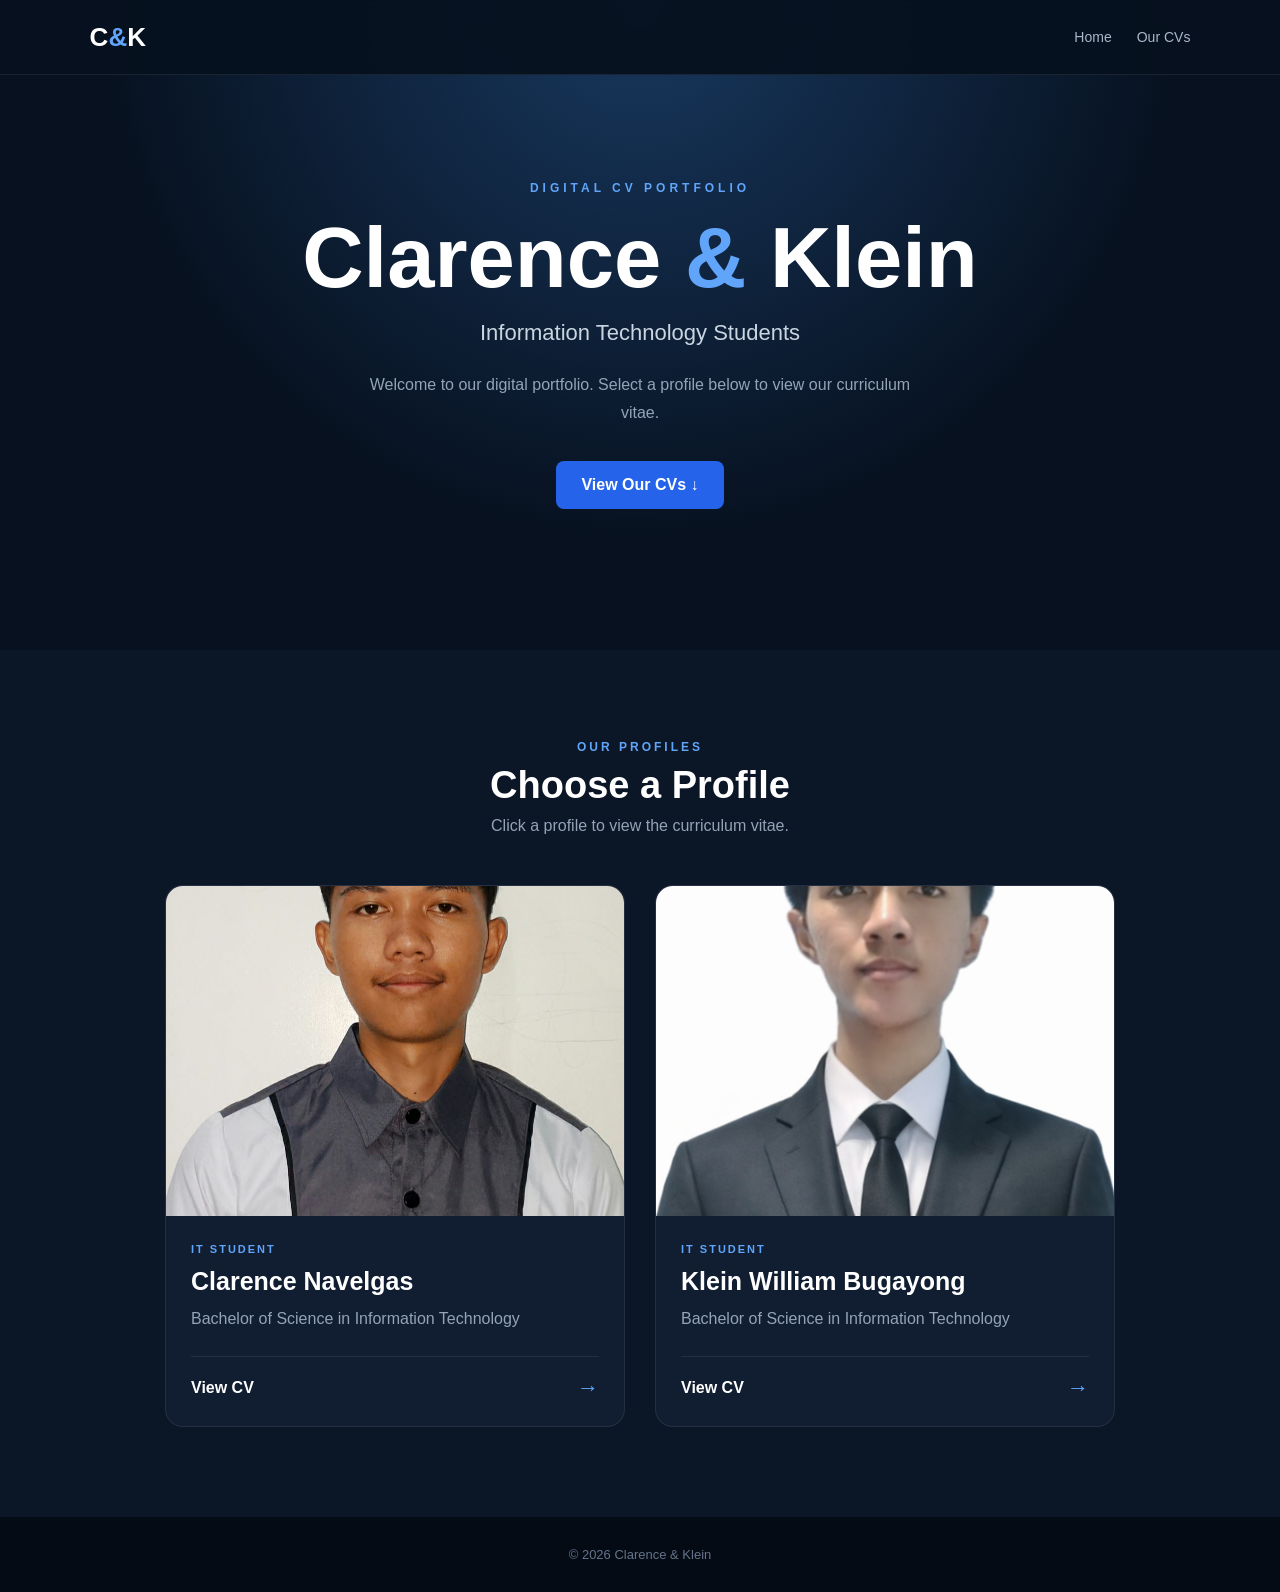
<file: index.html>
<!DOCTYPE html>
<html lang="en">

<head>
    <meta charset="UTF-8">
    <meta name="viewport" content="width=device-width, initial-scale=1.0">

    <title>Clarence & Klein | CV Portfolio</title>

    <link rel="stylesheet" href="style.css">
</head>

<body>

    <header>
        <nav class="navbar">

            <a href="index.html" class="logo">
                C<span>&</span>K
            </a>

            <div class="nav-links">
                <a href="#home">Home</a>
                <a href="#profiles">Our CVs</a>
            </div>

        </nav>
    </header>


    <main>

        <!-- HOME -->

        <section class="hero" id="home">

            <div class="hero-content">

                <p class="label">
                    DIGITAL CV PORTFOLIO
                </p>

                <h1>
                    Clarence <span>&</span> Klein
                </h1>

                <h2>
                    Information Technology Students
                </h2>

                <p class="hero-description">
                    Welcome to our digital portfolio.
                    Select a profile below to view our
                    curriculum vitae.
                </p>

                <a href="#profiles" class="main-button">
                    View Our CVs ↓
                </a>

            </div>

        </section>


        <!-- PROFILES -->

        <section class="profiles" id="profiles">

            <div class="section-heading">

                <p>OUR PROFILES</p>

                <h2>Choose a Profile</h2>

                <span>
                    Click a profile to view the curriculum vitae.
                </span>

            </div>


            <div class="profile-grid">


                <!-- CLARENCE -->

                <a href="clarence.html" class="profile-card">

                    <div class="profile-image">

                        <img
                            src="images/clarence.jpeg"
                            alt="Clarence Navelgas">

                    </div>

                    <div class="profile-info">

                        <p class="student">
                            IT STUDENT
                        </p>

                        <h3>
                            Clarence Navelgas
                        </h3>

                        <p>
                            Bachelor of Science in
                            Information Technology
                        </p>

                        <div class="view-cv">
                            View CV
                            <span>→</span>
                        </div>

                    </div>

                </a>


                <!-- KLEIN -->

                <a href="klein.html" class="profile-card">

                    <div class="profile-image">

                        <img
                            src="images/klein.png"
                            alt="Klein William Bugayong">

                    </div>

                    <div class="profile-info">

                        <p class="student">
                            IT STUDENT
                        </p>

                        <h3>
                            Klein William Bugayong
                        </h3>

                        <p>
                            Bachelor of Science in
                            Information Technology
                        </p>

                        <div class="view-cv">
                            View CV
                            <span>→</span>
                        </div>

                    </div>

                </a>


            </div>

        </section>

    </main>


    <footer>

        <p>
            © 2026 Clarence & Klein
        </p>

    </footer>

</body>

</html>
</file>
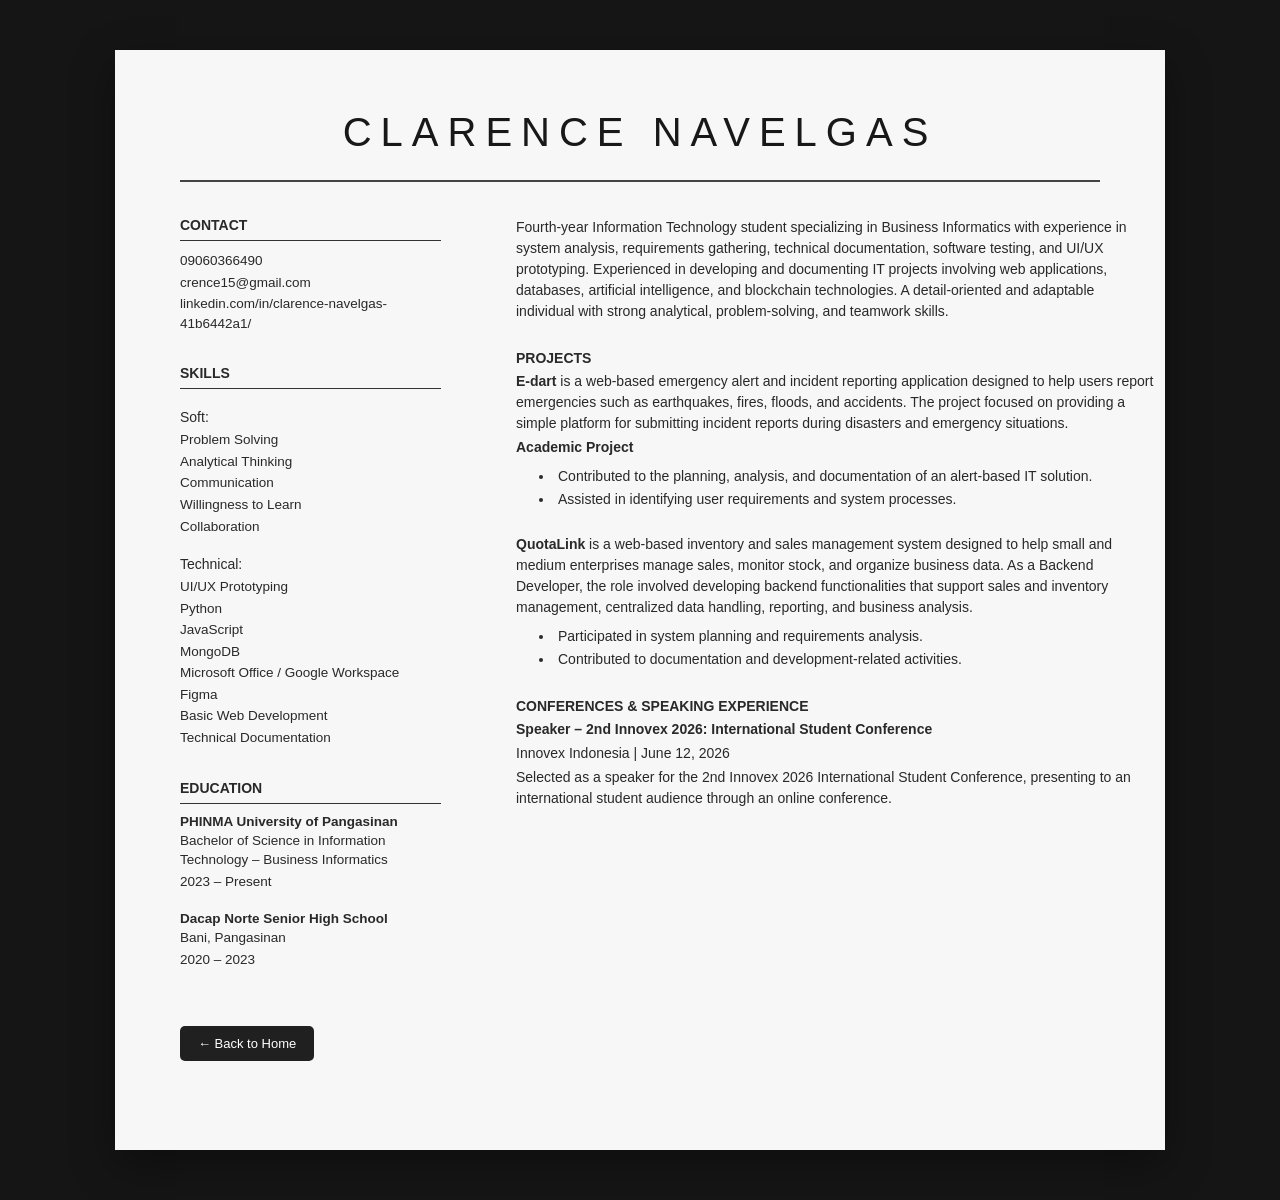
<file: clarence.html>
<!DOCTYPE html>
<html lang="en">
<head>
    <meta charset="UTF-8">
    <meta name="viewport" content="width=device-width, initial-scale=1.0">
    <title>Clarence Navelgas | CV</title>
    <link rel="stylesheet" href="./style.css">
</head>

<body class="clarence-page">

    <div class="cv">

        <header class="cv-header">
            <h1>CLARENCE NAVELGAS</h1>
        </header>

        <div class="cv-grid">

            <aside class="cv-left">

                <section class="cv-section">
                    <h2>CONTACT</h2>

                    <p>09060366490</p>

                    <p>
                        <a href="mailto:crence15@gmail.com">
                            crence15@gmail.com
                        </a>
                    </p>

                    <p>
                        <a href="https://www.linkedin.com/in/clarence-navelgas-41b6442a1/"
                           target="_blank"
                           rel="noopener noreferrer">
                            linkedin.com/in/clarence-navelgas-41b6442a1/
                        </a>
                    </p>
                </section>

                <section class="cv-section">
                    <h2>SKILLS</h2>

                    <h3>Soft:</h3>
                    <p>Problem Solving</p>
                    <p>Analytical Thinking</p>
                    <p>Communication</p>
                    <p>Willingness to Learn</p>
                    <p>Collaboration</p>

                    <h3>Technical:</h3>
                    <p>UI/UX Prototyping</p>
                    <p>Python</p>
                    <p>JavaScript</p>
                    <p>MongoDB</p>
                    <p>Microsoft Office / Google Workspace</p>
                    <p>Figma</p>
                    <p>Basic Web Development</p>
                    <p>Technical Documentation</p>
                </section>

                <section class="cv-section">
                    <h2>EDUCATION</h2>

                    <div class="education-item">
                        <strong>PHINMA University of Pangasinan</strong>
                        <p>
                            Bachelor of Science in Information Technology –
                            Business Informatics
                        </p>
                        <p>2023 – Present</p>
                    </div>

                    <div class="education-item">
                        <strong>Dacap Norte Senior High School</strong>
                        <p>Bani, Pangasinan</p>
                        <p>2020 – 2023</p>
                    </div>
                </section>

            </aside>

            <main class="cv-right">

                <section class="cv-profile">
                    <p>
                        Fourth-year Information Technology student specializing in
                        Business Informatics with experience in system analysis,
                        requirements gathering, technical documentation, software
                        testing, and UI/UX prototyping. Experienced in developing
                        and documenting IT projects involving web applications,
                        databases, artificial intelligence, and blockchain
                        technologies. A detail-oriented and adaptable individual
                        with strong analytical, problem-solving, and teamwork skills.
                    </p>
                </section>

                <section class="cv-section">
                    <h2>PROJECTS</h2>

                    <div class="project">
                        <p>
                            <strong>E-dart</strong> is a web-based emergency alert
                            and incident reporting application designed to help users
                            report emergencies such as earthquakes, fires, floods,
                            and accidents. The project focused on providing a simple
                            platform for submitting incident reports during disasters
                            and emergency situations.
                        </p>

                        <p><strong>Academic Project</strong></p>

                        <ul>
                            <li>
                                Contributed to the planning, analysis, and
                                documentation of an alert-based IT solution.
                            </li>
                            <li>
                                Assisted in identifying user requirements and
                                system processes.
                            </li>
                        </ul>
                    </div>

                    <div class="project">
                        <p>
                            <strong>QuotaLink</strong> is a web-based inventory and
                            sales management system designed to help small and medium
                            enterprises manage sales, monitor stock, and organize
                            business data. As a Backend Developer, the role involved
                            developing backend functionalities that support sales
                            and inventory management, centralized data handling,
                            reporting, and business analysis.
                        </p>

                        <ul>
                            <li>
                                Participated in system planning and requirements
                                analysis.
                            </li>
                            <li>
                                Contributed to documentation and
                                development-related activities.
                            </li>
                        </ul>
                    </div>
                </section>

                <section class="cv-section">
                    <h2>CONFERENCES &amp; SPEAKING EXPERIENCE</h2>

                    <p>
                        <strong>
                            Speaker – 2nd Innovex 2026: International Student Conference
                        </strong>
                    </p>

                    <p>Innovex Indonesia | June 12, 2026</p>

                    <p>
                        Selected as a speaker for the 2nd Innovex 2026 International
                        Student Conference, presenting to an international student
                        audience through an online conference.
                    </p>
                </section>

            </main>

        </div>

        <div class="cv-navigation">
            <a href="./index.html" class="back-btn">← Back to Home</a>
        </div>

    </div>

</body>
</html>
</file>
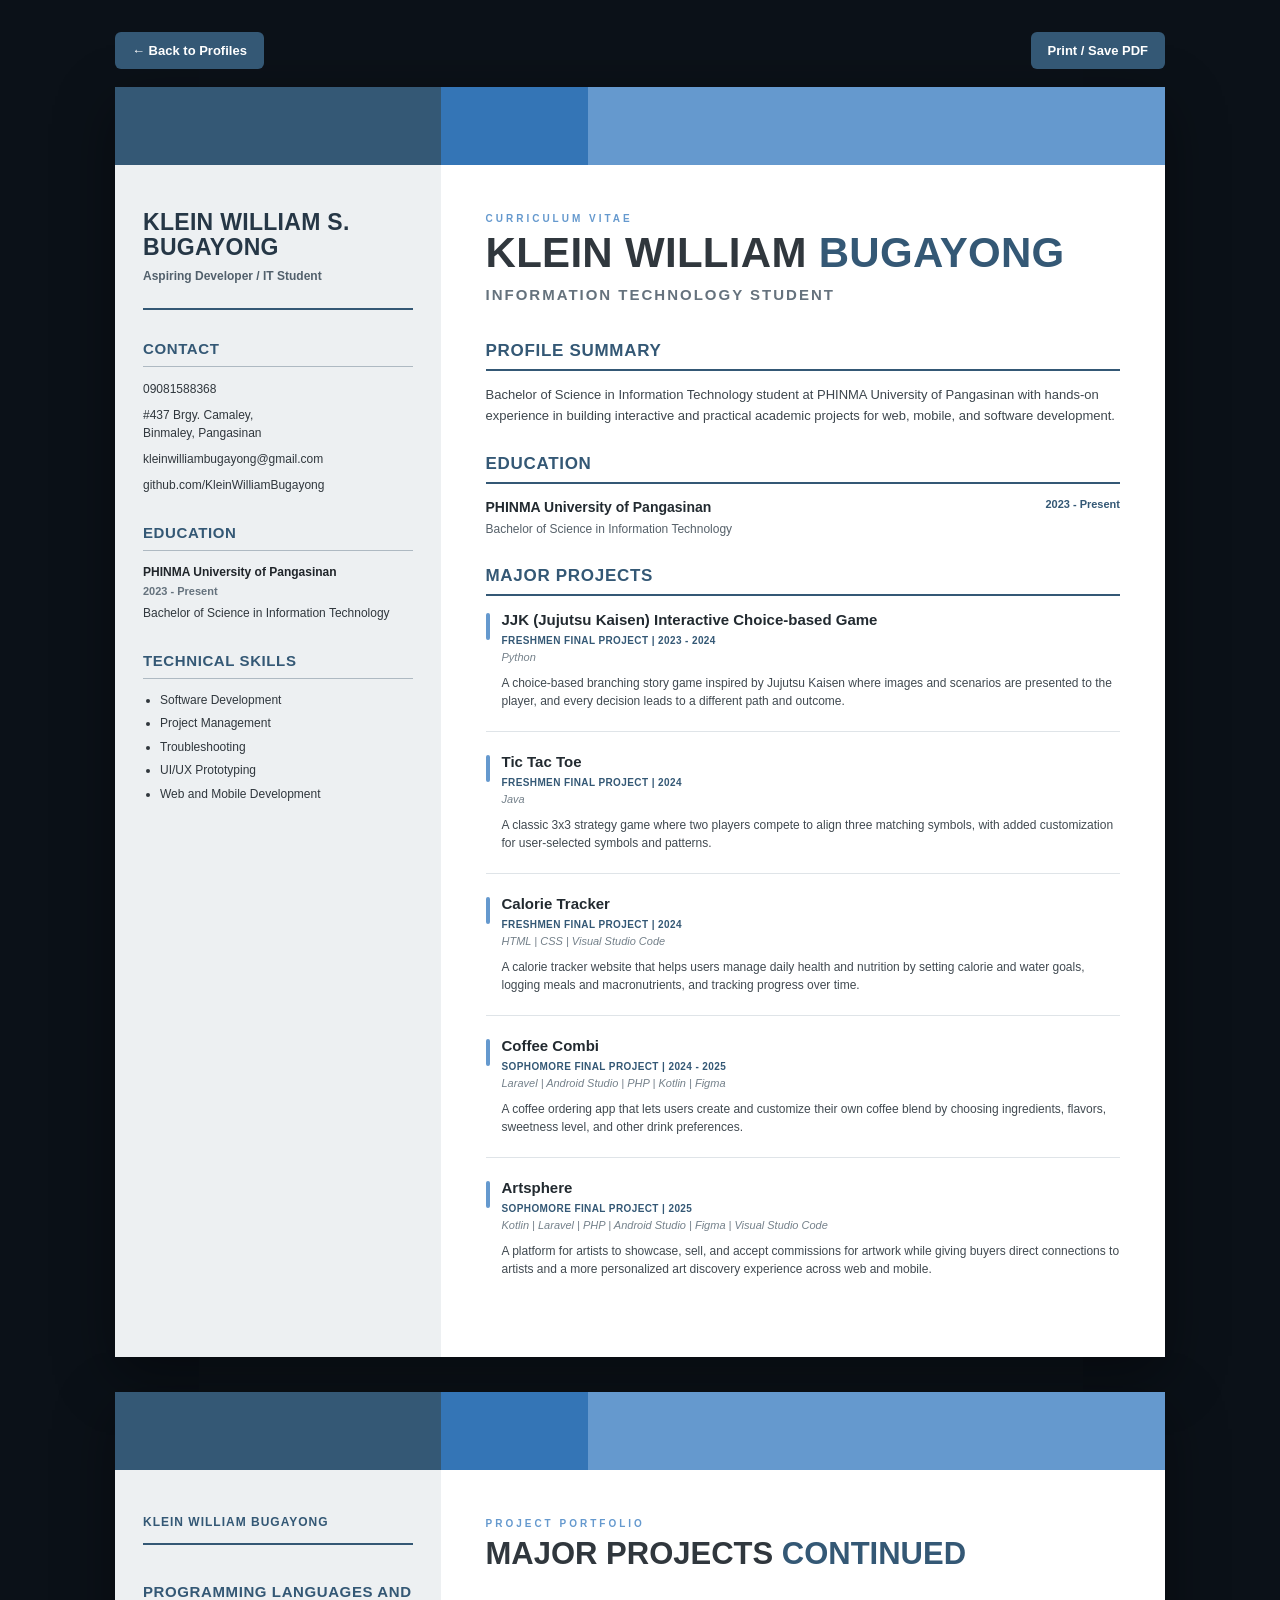
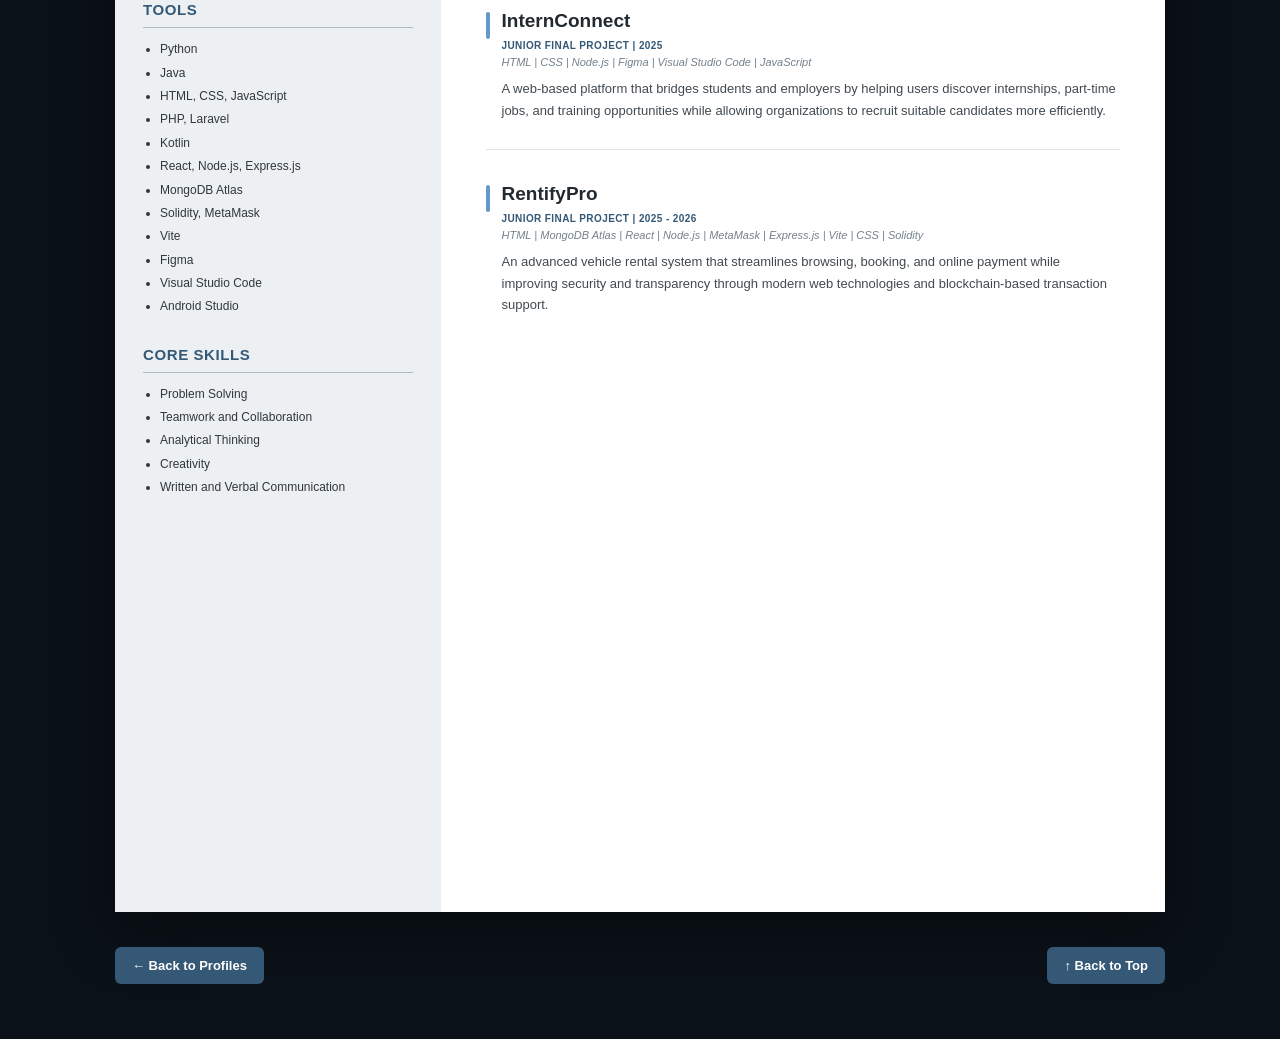
<file: klein.html>
<!DOCTYPE html>
<html lang="en">

<head>
    <meta charset="UTF-8">
    <meta name="viewport" content="width=device-width, initial-scale=1.0">

    <title>Klein William Bugayong | CV</title>

    <link rel="stylesheet" href="style.css">
</head>

<body class="klein-page">

    <!-- TOP CONTROLS -->
    <div class="klein-controls">
        <a href="index.html">← Back to Profiles</a>

        <button type="button" onclick="window.print()">
            Print / Save PDF
        </button>
    </div>


    <!-- ==================================================
         PAGE 1
    =================================================== -->

    <article class="klein-cv-page">

        <!-- BLUE DECORATIVE BAR -->
        <div class="klein-color-bar">
            <div class="bar-dark"></div>
            <div class="bar-medium"></div>
            <div class="bar-light"></div>
        </div>


        <div class="klein-cv-grid">

            <!-- LEFT SIDEBAR -->
            <aside class="klein-sidebar">

                <div class="klein-sidebar-intro">
                    <h2>
                        KLEIN WILLIAM S.<br>
                        BUGAYONG
                    </h2>

                    <p>
                        Aspiring Developer / IT Student
                    </p>
                </div>


                <!-- CONTACT -->
                <section class="klein-side-section">
                    <h3>CONTACT</h3>

                    <div class="klein-contact-list">
                        <p>09081588368</p>

                        <p>
                            #437 Brgy. Camaley,<br>
                            Binmaley, Pangasinan
                        </p>

                        <p>
                            kleinwilliambugayong@gmail.com
                        </p>

                        <p>
                            github.com/KleinWilliamBugayong
                        </p>
                    </div>
                </section>


                <!-- EDUCATION -->
                <section class="klein-side-section">
                    <h3>EDUCATION</h3>

                    <div class="klein-side-entry">
                        <strong>
                            PHINMA University of Pangasinan
                        </strong>

                        <span>2023 - Present</span>

                        <p>
                            Bachelor of Science in
                            Information Technology
                        </p>
                    </div>
                </section>


                <!-- TECHNICAL SKILLS -->
                <section class="klein-side-section">
                    <h3>TECHNICAL SKILLS</h3>

                    <ul>
                        <li>Software Development</li>
                        <li>Project Management</li>
                        <li>Troubleshooting</li>
                        <li>UI/UX Prototyping</li>
                        <li>Web and Mobile Development</li>
                    </ul>
                </section>

            </aside>


            <!-- MAIN CONTENT -->
            <main class="klein-main">

                <header class="klein-header">
                    <p class="klein-eyebrow">
                        CURRICULUM VITAE
                    </p>

                    <h1>
                        KLEIN WILLIAM
                        <span>BUGAYONG</span>
                    </h1>

                    <p class="klein-title">
                        INFORMATION TECHNOLOGY STUDENT
                    </p>
                </header>


                <!-- PROFILE -->
                <section class="klein-section">
                    <h2>PROFILE SUMMARY</h2>

                    <p>
                        Bachelor of Science in Information Technology
                        student at PHINMA University of Pangasinan with
                        hands-on experience in building interactive and
                        practical academic projects for web, mobile,
                        and software development.
                    </p>
                </section>


                <!-- EDUCATION -->
                <section class="klein-section">
                    <h2>EDUCATION</h2>

                    <div class="klein-education-entry">
                        <div>
                            <h3>
                                PHINMA University of Pangasinan
                            </h3>

                            <p>
                                Bachelor of Science in
                                Information Technology
                            </p>
                        </div>

                        <span>2023 - Present</span>
                    </div>
                </section>


                <!-- PROJECTS -->
                <section class="klein-section klein-projects-section">
                    <h2>MAJOR PROJECTS</h2>


                    <article class="klein-project">
                        <h3>
                            JJK (Jujutsu Kaisen)
                            Interactive Choice-based Game
                        </h3>

                        <div class="klein-project-meta">
                            <strong>
                                FRESHMEN FINAL PROJECT | 2023 - 2024
                            </strong>

                            <span>Python</span>
                        </div>

                        <p>
                            A choice-based branching story game
                            inspired by Jujutsu Kaisen where images
                            and scenarios are presented to the player,
                            and every decision leads to a different
                            path and outcome.
                        </p>
                    </article>


                    <article class="klein-project">
                        <h3>Tic Tac Toe</h3>

                        <div class="klein-project-meta">
                            <strong>
                                FRESHMEN FINAL PROJECT | 2024
                            </strong>

                            <span>Java</span>
                        </div>

                        <p>
                            A classic 3x3 strategy game where two
                            players compete to align three matching
                            symbols, with added customization for
                            user-selected symbols and patterns.
                        </p>
                    </article>


                    <article class="klein-project">
                        <h3>Calorie Tracker</h3>

                        <div class="klein-project-meta">
                            <strong>
                                FRESHMEN FINAL PROJECT | 2024
                            </strong>

                            <span>
                                HTML | CSS | Visual Studio Code
                            </span>
                        </div>

                        <p>
                            A calorie tracker website that helps
                            users manage daily health and nutrition
                            by setting calorie and water goals,
                            logging meals and macronutrients, and
                            tracking progress over time.
                        </p>
                    </article>


                    <article class="klein-project">
                        <h3>Coffee Combi</h3>

                        <div class="klein-project-meta">
                            <strong>
                                SOPHOMORE FINAL PROJECT | 2024 - 2025
                            </strong>

                            <span>
                                Laravel | Android Studio |
                                PHP | Kotlin | Figma
                            </span>
                        </div>

                        <p>
                            A coffee ordering app that lets users
                            create and customize their own coffee
                            blend by choosing ingredients, flavors,
                            sweetness level, and other drink
                            preferences.
                        </p>
                    </article>


                    <article class="klein-project">
                        <h3>Artsphere</h3>

                        <div class="klein-project-meta">
                            <strong>
                                SOPHOMORE FINAL PROJECT | 2025
                            </strong>

                            <span>
                                Kotlin | Laravel | PHP |
                                Android Studio | Figma |
                                Visual Studio Code
                            </span>
                        </div>

                        <p>
                            A platform for artists to showcase,
                            sell, and accept commissions for artwork
                            while giving buyers direct connections
                            to artists and a more personalized art
                            discovery experience across web and
                            mobile.
                        </p>
                    </article>

                </section>

            </main>

        </div>

    </article>



    <!-- ==================================================
         PAGE 2
    =================================================== -->

    <article class="klein-cv-page">

        <div class="klein-color-bar">
            <div class="bar-dark"></div>
            <div class="bar-medium"></div>
            <div class="bar-light"></div>
        </div>


        <div class="klein-cv-grid klein-page-two">

            <!-- PAGE 2 SIDEBAR -->
            <aside class="klein-sidebar">

                <div class="klein-page-two-label">
                    KLEIN WILLIAM BUGAYONG
                </div>


                <section class="klein-side-section">
                    <h3>
                        PROGRAMMING LANGUAGES
                        AND TOOLS
                    </h3>

                    <ul class="klein-tools-list">
                        <li>Python</li>
                        <li>Java</li>
                        <li>HTML, CSS, JavaScript</li>
                        <li>PHP, Laravel</li>
                        <li>Kotlin</li>
                        <li>React, Node.js, Express.js</li>
                        <li>MongoDB Atlas</li>
                        <li>Solidity, MetaMask</li>
                        <li>Vite</li>
                        <li>Figma</li>
                        <li>Visual Studio Code</li>
                        <li>Android Studio</li>
                    </ul>
                </section>


                <section class="klein-side-section">
                    <h3>CORE SKILLS</h3>

                    <ul>
                        <li>Problem Solving</li>
                        <li>Teamwork and Collaboration</li>
                        <li>Analytical Thinking</li>
                        <li>Creativity</li>
                        <li>
                            Written and Verbal Communication
                        </li>
                    </ul>
                </section>

            </aside>


            <!-- PAGE 2 MAIN -->
            <main class="klein-main klein-page-two-main">

                <header class="klein-page-two-header">
                    <p>PROJECT PORTFOLIO</p>

                    <h1>
                        MAJOR PROJECTS
                        <span>CONTINUED</span>
                    </h1>
                </header>


                <section class="klein-section">

                    <article class="klein-project klein-project-large">
                        <h3>InternConnect</h3>

                        <div class="klein-project-meta">
                            <strong>
                                JUNIOR FINAL PROJECT | 2025
                            </strong>

                            <span>
                                HTML | CSS | Node.js | Figma |
                                Visual Studio Code | JavaScript
                            </span>
                        </div>

                        <p>
                            A web-based platform that bridges
                            students and employers by helping users
                            discover internships, part-time jobs,
                            and training opportunities while
                            allowing organizations to recruit
                            suitable candidates more efficiently.
                        </p>
                    </article>


                    <article class="klein-project klein-project-large">
                        <h3>RentifyPro</h3>

                        <div class="klein-project-meta">
                            <strong>
                                JUNIOR FINAL PROJECT | 2025 - 2026
                            </strong>

                            <span>
                                HTML | MongoDB Atlas | React |
                                Node.js | MetaMask | Express.js |
                                Vite | CSS | Solidity
                            </span>
                        </div>

                        <p>
                            An advanced vehicle rental system that
                            streamlines browsing, booking, and
                            online payment while improving security
                            and transparency through modern web
                            technologies and blockchain-based
                            transaction support.
                        </p>
                    </article>

                </section>

            </main>

        </div>

    </article>



    <!-- BOTTOM CONTROLS -->
    <div class="klein-bottom">

        <a href="index.html">
            ← Back to Profiles
        </a>

        <a href="#" onclick="window.scrollTo({top: 0, behavior: 'smooth'}); return false;">
            ↑ Back to Top
        </a>

    </div>

</body>
</html>
</file>
<file: style.css>
/* =====================================================
   GLOBAL RESET
===================================================== */

* {
    margin: 0;
    padding: 0;
    box-sizing: border-box;
}

html {
    scroll-behavior: smooth;
}

body {
    font-family: Arial, Helvetica, sans-serif;
    background: #07111f;
    color: #ffffff;
}

a {
    color: inherit;
    text-decoration: none;
}

img {
    max-width: 100%;
}


/* =====================================================
   MAIN NAVIGATION
===================================================== */

.navbar {
    width: 100%;
    height: 75px;

    padding: 0 7%;

    display: flex;
    justify-content: space-between;
    align-items: center;

    position: fixed;
    top: 0;
    left: 0;

    z-index: 1000;

    background: rgba(7, 17, 31, 0.95);

    border-bottom:
        1px solid rgba(255, 255, 255, 0.08);

    backdrop-filter: blur(12px);
}


.logo {
    font-size: 26px;
    font-weight: 800;
}


.logo span {
    color: #60a5fa;
}


.nav-links {
    display: flex;
    align-items: center;

    gap: 25px;
}


.nav-links a {
    color: #aab7c9;

    font-size: 14px;

    transition: 0.3s;
}


.nav-links a:hover {
    color: #ffffff;
}


/* =====================================================
   HERO
===================================================== */

.hero {
    min-height: 650px;

    display: flex;

    justify-content: center;
    align-items: center;

    text-align: center;

    padding: 120px 20px 80px;

    background:
        radial-gradient(
            circle at top,
            #18385f,
            #07111f 60%
        );
}


.hero-content {
    width: 100%;
    max-width: 800px;
}


.label {
    color: #60a5fa;

    font-size: 12px;

    letter-spacing: 4px;

    font-weight: bold;

    margin-bottom: 20px;
}


.hero h1 {
    font-size: clamp(45px, 8vw, 85px);

    line-height: 1;

    margin-bottom: 20px;
}


.hero h1 span {
    color: #60a5fa;
}


.hero h2 {
    font-size: 22px;

    color: #cbd5e1;

    font-weight: normal;
}


.hero-description {
    color: #94a3b8;

    max-width: 550px;

    margin: 25px auto 35px;

    line-height: 1.7;
}


.main-button {
    display: inline-block;

    padding: 15px 25px;

    background: #2563eb;

    border-radius: 8px;

    font-weight: bold;

    transition: 0.3s;
}


.main-button:hover {
    background: #3b82f6;

    transform: translateY(-3px);
}


/* =====================================================
   PROFILE SECTION
===================================================== */

.profiles {
    padding: 90px 7%;

    background: #0b1626;
}


.section-heading {
    text-align: center;

    margin-bottom: 50px;
}


.section-heading > p {
    color: #60a5fa;

    font-size: 12px;

    font-weight: bold;

    letter-spacing: 3px;

    margin-bottom: 10px;
}


.section-heading h2 {
    font-size: 38px;

    margin-bottom: 10px;
}


.section-heading span {
    color: #94a3b8;
}


/* =====================================================
   PROFILE CARDS
===================================================== */

.profile-grid {
    width: 100%;

    max-width: 950px;

    margin: auto;

    display: grid;

    grid-template-columns:
        repeat(2, minmax(0, 1fr));

    gap: 30px;
}


.profile-card {
    display: block;

    background: #111e31;

    border:
        1px solid rgba(255, 255, 255, 0.08);

    border-radius: 18px;

    overflow: hidden;

    transition: 0.35s;
}


.profile-card:hover {
    transform: translateY(-8px);

    border-color: #3b82f6;

    box-shadow:
        0 20px 50px
        rgba(0, 0, 0, 0.4);
}


.profile-image {
    width: 100%;

    height: 330px;

    background: #18273b;

    overflow: hidden;
}


.profile-image img {
    width: 100%;
    height: 100%;

    object-fit: cover;

    display: block;

    transition: 0.4s;
}


.profile-card:hover .profile-image img {
    transform: scale(1.05);
}


.profile-info {
    padding: 25px;
}


.student {
    color: #60a5fa !important;

    font-size: 11px;

    letter-spacing: 2px;

    font-weight: bold;

    margin-bottom: 8px;
}


.profile-info h3 {
    font-size: 25px;

    margin-bottom: 10px;
}


.profile-info > p {
    color: #94a3b8;

    line-height: 1.6;
}


.view-cv {
    display: flex;

    justify-content: space-between;

    align-items: center;

    margin-top: 25px;

    padding-top: 18px;

    border-top:
        1px solid rgba(255, 255, 255, 0.08);

    font-weight: bold;
}


.view-cv span {
    color: #60a5fa;

    font-size: 22px;
}


/* =====================================================
   MAIN FOOTER
===================================================== */

footer {
    padding: 30px;

    text-align: center;

    background: #050b14;

    color: #64748b;

    font-size: 13px;
}

/* ===== CLARENCE CV ===== */
* {
    margin: 0;
    padding: 0;
    box-sizing: border-box;
}

body.clarence-page {
    background: #151515;
    font-family: Arial, Helvetica, sans-serif;
    color: #292929;
    padding: 50px 20px;
}

.cv {
    width: 100%;
    max-width: 1050px;
    min-height: 1100px;
    margin: 0 auto;
    background: #f7f7f7;
    padding: 60px 65px;
    box-shadow: 0 15px 40px rgba(0, 0, 0, 0.35);
}

.cv-header {
    text-align: center;
    padding-bottom: 25px;
    margin-bottom: 35px;
    border-bottom: 2px solid #444;
}

.cv-header h1 {
    font-size: 40px;
    font-weight: 400;
    letter-spacing: 9px;
    color: #181818;
}

.cv-grid {
    display: grid;
    grid-template-columns: 30% 70%;
    gap: 55px;
}

.cv-left {
    padding-right: 15px;
}

.cv-left .cv-section {
    margin-bottom: 32px;
}

.cv-left .cv-section h2 {
    font-size: 14px;
    font-weight: 700;
    margin-bottom: 10px;
    padding-bottom: 7px;
    border-bottom: 1px solid #333;
}

.cv-left .cv-section h3 {
    font-size: 14px;
    font-weight: 400;
    margin-top: 20px;
    margin-bottom: 5px;
}

.cv-left p {
    font-size: 13.5px;
    line-height: 1.45;
    margin-bottom: 2px;
}

.cv-left a {
    color: #292929;
    text-decoration: none;
    word-break: break-word;
}

.cv-left a:hover {
    text-decoration: underline;
}

.education-item {
    margin-bottom: 20px;
}

.education-item strong {
    display: block;
    font-size: 13.5px;
    margin-bottom: 2px;
}

.cv-right {
    padding-left: 5px;
}

.cv-profile {
    margin-bottom: 28px;
}

.cv-profile p {
    font-size: 14px;
    line-height: 1.5;
}

.cv-right .cv-section {
    margin-bottom: 28px;
}

.cv-right .cv-section h2 {
    font-size: 14px;
    font-weight: 700;
    margin-bottom: 5px;
}

.cv-right .cv-section p {
    font-size: 14px;
    line-height: 1.5;
    margin-bottom: 3px;
}

.project {
    margin-bottom: 24px;
}

.project ul {
    margin-top: 8px;
    margin-left: 38px;
}

.project li {
    font-size: 14px;
    line-height: 1.5;
    margin-bottom: 2px;
    padding-left: 4px;
}

.back-btn {
    display: inline-block;
    margin-top: 25px;
    background: #202020;
    color: white;
    padding: 10px 18px;
    border-radius: 5px;
    text-decoration: none;
    font-size: 13px;
}

.back-btn:hover {
    background: #444;
}

@media screen and (max-width: 850px) {
    .cv {
        padding: 45px 40px;
    }

    .cv-grid {
        grid-template-columns: 32% 68%;
        gap: 35px;
    }

    .cv-header h1 {
        font-size: 32px;
        letter-spacing: 7px;
    }
}

@media screen and (max-width: 650px) {
    body.clarence-page {
        padding: 0;
        background: #f7f7f7;
    }

    .cv {
        width: 100%;
        min-height: 100vh;
        padding: 35px 25px;
        box-shadow: none;
    }

    .cv-header {
        margin-bottom: 30px;
    }

    .cv-header h1 {
        font-size: 26px;
        letter-spacing: 5px;
        line-height: 1.3;
    }

    .cv-grid {
        display: block;
    }

    .cv-left {
        padding-right: 0;
    }

    .cv-right {
        padding-left: 0;
    }

    .cv-left .cv-section {
        margin-bottom: 30px;
    }

    .cv-profile {
        margin-top: 10px;
        margin-bottom: 30px;
    }

    .cv-left p,
    .cv-right .cv-section p,
    .cv-profile p,
    .project li {
        font-size: 14px;
    }
}

@media print {
    body.clarence-page {
        background: white;
        padding: 0;
    }

    .cv {
        width: 100%;
        max-width: none;
        min-height: 0;
        padding: 30px 40px;
        box-shadow: none;
    }

    .back-btn {
        display: none;
    }
}

/* ==========================================================
   KLEIN CV - FINAL
   ONLY AFFECTS klein.html
========================================================== */

body.klein-page {
    margin: 0;
    padding: 32px 18px 55px;
    background: #0b1118;
    color: #1f2933;
    font-family: Arial, Helvetica, sans-serif;
}


/* ---------- TOP CONTROLS ---------- */

body.klein-page .klein-controls {
    width: 100%;
    max-width: 1050px;
    margin: 0 auto 18px;

    display: flex;
    justify-content: space-between;
    align-items: center;
    gap: 15px;
}

body.klein-page .klein-controls a,
body.klein-page .klein-controls button {
    border: 0;
    outline: 0;

    padding: 11px 17px;

    background: #345875;
    color: #fff;

    border-radius: 6px;

    font-family: inherit;
    font-size: 13px;
    font-weight: 700;

    text-decoration: none;
    cursor: pointer;

    transition: 0.25s ease;
}

body.klein-page .klein-controls a:hover,
body.klein-page .klein-controls button:hover {
    background: #3475b6;
    transform: translateY(-2px);
}


/* ---------- CV PAPER ---------- */

body.klein-page .klein-cv-page {
    width: 100%;
    max-width: 1050px;
    min-height: 1120px;

    margin: 0 auto 35px;

    background: #fff;

    overflow: hidden;

    box-shadow:
        0 18px 55px rgba(0, 0, 0, 0.38);
}


/* ---------- TOP COLOR BAR ---------- */

body.klein-page .klein-color-bar {
    width: 100%;
    height: 78px;

    display: grid;
    grid-template-columns: 31% 14% 55%;
}

body.klein-page .bar-dark {
    background: #345875;
}

body.klein-page .bar-medium {
    background: #3475b6;
}

body.klein-page .bar-light {
    background: #6599ce;
}


/* ---------- MAIN GRID ---------- */

body.klein-page .klein-cv-grid {
    display: grid;
    grid-template-columns: 31% 69%;

    min-height: 1042px;
}


/* ==========================================================
   SIDEBAR
========================================================== */

body.klein-page .klein-sidebar {
    min-width: 0;

    padding: 45px 28px;

    background: #edf0f2;
    color: #20252a;
}


/* ---------- SIDEBAR INTRO ---------- */

body.klein-page .klein-sidebar-intro {
    padding-bottom: 24px;
    margin-bottom: 30px;

    border-bottom: 2px solid #345875;
}

body.klein-page .klein-sidebar-intro h2 {
    margin: 0 0 8px;

    color: #263746;

    font-size: 23px;
    line-height: 1.08;
    font-weight: 800;

    letter-spacing: 0.3px;
}

body.klein-page .klein-sidebar-intro p {
    margin: 0;

    color: #52606c;

    font-size: 12px;
    line-height: 1.4;
    font-weight: 700;
}


/* ---------- SIDEBAR SECTIONS ---------- */

body.klein-page .klein-side-section {
    margin: 0 0 30px;
}

body.klein-page .klein-side-section h3 {
    margin: 0 0 13px;
    padding-bottom: 7px;

    color: #345875;

    font-size: 15px;
    line-height: 1.25;
    font-weight: 800;

    letter-spacing: 0.6px;

    border-bottom: 1px solid #aeb9c2;
}

body.klein-page .klein-side-section p {
    margin: 0 0 8px;

    color: #30373d;

    font-size: 12px;
    line-height: 1.5;

    overflow-wrap: anywhere;
}

body.klein-page .klein-side-section strong {
    display: block;

    color: #20252a;

    font-size: 12px;
    line-height: 1.45;
}

body.klein-page .klein-side-section ul {
    margin: 0;
    padding-left: 17px;
}

body.klein-page .klein-side-section li {
    margin-bottom: 6px;

    color: #30373d;

    font-size: 12px;
    line-height: 1.45;
}


/* ---------- SIDEBAR EDUCATION ---------- */

body.klein-page .klein-side-entry span {
    display: block;

    margin: 4px 0 7px;

    color: #65727d;

    font-size: 11px;
    font-weight: 700;
}


/* ==========================================================
   MAIN CONTENT
========================================================== */

body.klein-page .klein-main {
    min-width: 0;

    padding: 48px 45px 50px;

    background: #fff;
    color: #222a30;
}


/* ---------- HEADER ---------- */

body.klein-page .klein-header {
    margin-bottom: 37px;
}

body.klein-page .klein-eyebrow {
    margin: 0 0 8px;

    color: #6599ce;

    font-size: 10px;
    font-weight: 800;

    letter-spacing: 3px;
}

body.klein-page .klein-header h1 {
    margin: 0;

    color: #30373d;

    font-size: 42px;
    line-height: 1.02;
    font-weight: 700;

    letter-spacing: 0.3px;
}

body.klein-page .klein-header h1 span {
    color: #345875;
}

body.klein-page .klein-title {
    margin: 10px 0 0;

    color: #65727d;

    font-size: 15px;
    line-height: 1.3;
    font-weight: 600;

    letter-spacing: 2px;
}


/* ---------- CONTENT SECTIONS ---------- */

body.klein-page .klein-section {
    margin: 0 0 28px;
}

body.klein-page .klein-section > h2 {
    margin: 0 0 14px;
    padding-bottom: 7px;

    color: #345875;

    font-size: 17px;
    line-height: 1.2;
    font-weight: 800;

    letter-spacing: 0.7px;

    border-bottom: 2px solid #345875;
}

body.klein-page .klein-section > p {
    margin: 0;

    color: #3d464d;

    font-size: 13px;
    line-height: 1.6;
}


/* ---------- EDUCATION ---------- */

body.klein-page .klein-education-entry {
    display: flex;
    justify-content: space-between;
    align-items: flex-start;

    gap: 25px;
}

body.klein-page .klein-education-entry h3 {
    margin: 0 0 5px;

    color: #222a30;

    font-size: 14px;
    line-height: 1.3;
}

body.klein-page .klein-education-entry p {
    margin: 0;

    color: #56616a;

    font-size: 12px;
    line-height: 1.45;
}

body.klein-page .klein-education-entry > span {
    flex-shrink: 0;

    color: #345875;

    font-size: 11px;
    font-weight: 800;
}


/* ==========================================================
   PROJECTS
========================================================== */

body.klein-page .klein-project {
    position: relative;

    margin-bottom: 20px;
    padding: 0 0 20px 16px;

    border-bottom: 1px solid #dfe4e8;
}

body.klein-page .klein-project::before {
    content: "";

    position: absolute;

    top: 3px;
    left: 0;

    width: 4px;
    height: 27px;

    background: #6599ce;

    border-radius: 5px;
}

body.klein-page .klein-project:last-child {
    margin-bottom: 0;
    padding-bottom: 0;

    border-bottom: 0;
}

body.klein-page .klein-project h3 {
    margin: 0 0 5px;

    color: #222a30;

    font-size: 15px;
    line-height: 1.3;
    font-weight: 800;
}

body.klein-page .klein-project-meta {
    margin-bottom: 8px;
}

body.klein-page .klein-project-meta strong {
    display: block;

    margin-bottom: 3px;

    color: #345875;

    font-size: 10px;
    line-height: 1.3;

    letter-spacing: 0.4px;
}

body.klein-page .klein-project-meta span {
    display: block;

    color: #74808a;

    font-size: 11px;
    line-height: 1.4;

    font-style: italic;
}

body.klein-page .klein-project > p {
    margin: 0;

    color: #414a51;

    font-size: 12px;
    line-height: 1.55;
}


/* ==========================================================
   PAGE TWO
========================================================== */

body.klein-page .klein-page-two-label {
    margin-bottom: 38px;
    padding-bottom: 12px;

    color: #345875;

    font-size: 12px;
    line-height: 1.3;
    font-weight: 800;

    letter-spacing: 1px;

    border-bottom: 2px solid #345875;
}

body.klein-page .klein-page-two-main {
    padding-top: 48px;
}

body.klein-page .klein-page-two-header {
    margin-bottom: 38px;
}

body.klein-page .klein-page-two-header > p {
    margin: 0 0 8px;

    color: #6599ce;

    font-size: 10px;
    font-weight: 800;

    letter-spacing: 3px;
}

body.klein-page .klein-page-two-header h1 {
    margin: 0;

    color: #30373d;

    font-size: 31px;
    line-height: 1.1;
}

body.klein-page .klein-page-two-header h1 span {
    color: #345875;
}

body.klein-page .klein-project-large {
    margin-bottom: 32px;
    padding-bottom: 28px;
}

body.klein-page .klein-project-large h3 {
    font-size: 19px;
}

body.klein-page .klein-project-large > p {
    font-size: 13px;
    line-height: 1.65;
}


/* ==========================================================
   BOTTOM NAVIGATION
========================================================== */

body.klein-page .klein-bottom {
    width: 100%;
    max-width: 1050px;

    margin: 5px auto 0;

    display: flex;
    justify-content: space-between;
    align-items: center;

    gap: 15px;
}

body.klein-page .klein-bottom a {
    padding: 11px 17px;

    background: #345875;
    color: #fff;

    border-radius: 6px;

    font-size: 13px;
    font-weight: 700;

    text-decoration: none;

    transition: 0.25s ease;
}

body.klein-page .klein-bottom a:hover {
    background: #3475b6;
    transform: translateY(-2px);
}


/* ==========================================================
   TABLET
========================================================== */

@media screen and (max-width: 850px) {

    body.klein-page {
        padding: 20px 10px 40px;
    }

    body.klein-page .klein-cv-page {
        min-height: auto;
    }

    body.klein-page .klein-color-bar {
        height: 60px;
    }

    body.klein-page .klein-cv-grid {
        min-height: 0;
        grid-template-columns: 32% 68%;
    }

    body.klein-page .klein-sidebar {
        padding: 32px 18px;
    }

    body.klein-page .klein-main {
        padding: 36px 27px 40px;
    }

    body.klein-page .klein-header h1 {
        font-size: 32px;
    }

    body.klein-page .klein-title {
        font-size: 12px;
    }

    body.klein-page .klein-sidebar-intro h2 {
        font-size: 18px;
    }
}


/* ==========================================================
   MOBILE
========================================================== */

@media screen and (max-width: 600px) {

    body.klein-page {
        padding: 10px 6px 30px;
    }

    body.klein-page .klein-controls {
        margin-bottom: 10px;
    }

    body.klein-page .klein-controls a,
    body.klein-page .klein-controls button {
        padding: 8px 10px;
        font-size: 10px;
    }

    body.klein-page .klein-cv-page {
        margin-bottom: 18px;

        box-shadow:
            0 8px 25px rgba(0, 0, 0, 0.32);
    }

    body.klein-page .klein-color-bar {
        height: 38px;
    }

    /*
       Keep the CV in two columns on phones
       so it still looks like an actual CV.
    */

    body.klein-page .klein-cv-grid {
        grid-template-columns: 31% 69%;
    }

    body.klein-page .klein-sidebar {
        padding: 18px 8px;
    }

    body.klein-page .klein-main {
        padding: 20px 12px 25px;
    }

    body.klein-page .klein-sidebar-intro {
        margin-bottom: 14px;
        padding-bottom: 10px;
    }

    body.klein-page .klein-sidebar-intro h2 {
        margin-bottom: 4px;
        font-size: 10px;
    }

    body.klein-page .klein-sidebar-intro p {
        font-size: 6px;
    }

    body.klein-page .klein-side-section {
        margin-bottom: 14px;
    }

    body.klein-page .klein-side-section h3 {
        margin-bottom: 6px;
        padding-bottom: 3px;

        font-size: 8px;
    }

    body.klein-page .klein-side-section p,
    body.klein-page .klein-side-section strong,
    body.klein-page .klein-side-section li {
        font-size: 6px;
        line-height: 1.4;
    }

    body.klein-page .klein-side-section li {
        margin-bottom: 3px;
    }

    body.klein-page .klein-side-section ul {
        padding-left: 10px;
    }

    body.klein-page .klein-side-entry span {
        font-size: 5.5px;
    }

    body.klein-page .klein-eyebrow {
        margin-bottom: 4px;
        font-size: 5.5px;
        letter-spacing: 1.5px;
    }

    body.klein-page .klein-header {
        margin-bottom: 18px;
    }

    body.klein-page .klein-header h1 {
        font-size: 19px;
    }

    body.klein-page .klein-title {
        margin-top: 5px;

        font-size: 7px;
        letter-spacing: 0.7px;
    }

    body.klein-page .klein-section {
        margin-bottom: 14px;
    }

    body.klein-page .klein-section > h2 {
        margin-bottom: 7px;
        padding-bottom: 3px;

        font-size: 9px;

        border-bottom-width: 1px;
    }

    body.klein-page .klein-section > p {
        font-size: 6.5px;
        line-height: 1.45;
    }

    body.klein-page .klein-education-entry {
        gap: 8px;
    }

    body.klein-page .klein-education-entry h3 {
        font-size: 7px;
    }

    body.klein-page .klein-education-entry p,
    body.klein-page .klein-education-entry > span {
        font-size: 6px;
    }

    body.klein-page .klein-project {
        margin-bottom: 9px;
        padding: 0 0 9px 8px;
    }

    body.klein-page .klein-project::before {
        width: 2px;
        height: 15px;
    }

    body.klein-page .klein-project h3 {
        margin-bottom: 3px;
        font-size: 7.5px;
    }

    body.klein-page .klein-project-meta {
        margin-bottom: 4px;
    }

    body.klein-page .klein-project-meta strong {
        margin-bottom: 1px;
        font-size: 5.5px;
    }

    body.klein-page .klein-project-meta span {
        font-size: 5.5px;
    }

    body.klein-page .klein-project > p {
        font-size: 6px;
        line-height: 1.45;
    }

    body.klein-page .klein-page-two-label {
        margin-bottom: 20px;

        font-size: 6px;
    }

    body.klein-page .klein-page-two-header {
        margin-bottom: 20px;
    }

    body.klein-page .klein-page-two-header > p {
        font-size: 5.5px;
    }

    body.klein-page .klein-page-two-header h1 {
        font-size: 15px;
    }

    body.klein-page .klein-project-large h3 {
        font-size: 9px;
    }

    body.klein-page .klein-project-large > p {
        font-size: 6.5px;
    }

    body.klein-page .klein-bottom a {
        padding: 8px 10px;
        font-size: 9px;
    }
}


/* ==========================================================
   PRINT / SAVE PDF
========================================================== */

@media print {

    body.klein-page {
        padding: 0;
        background: #fff;
    }

    body.klein-page .klein-controls,
    body.klein-page .klein-bottom {
        display: none !important;
    }

    body.klein-page .klein-cv-page {
        width: 100%;
        max-width: none;
        min-height: 100vh;

        margin: 0;

        box-shadow: none;

        page-break-after: always;
        break-after: page;
    }

    body.klein-page .klein-cv-page:last-of-type {
        page-break-after: auto;
        break-after: auto;
    }
}
</file>
